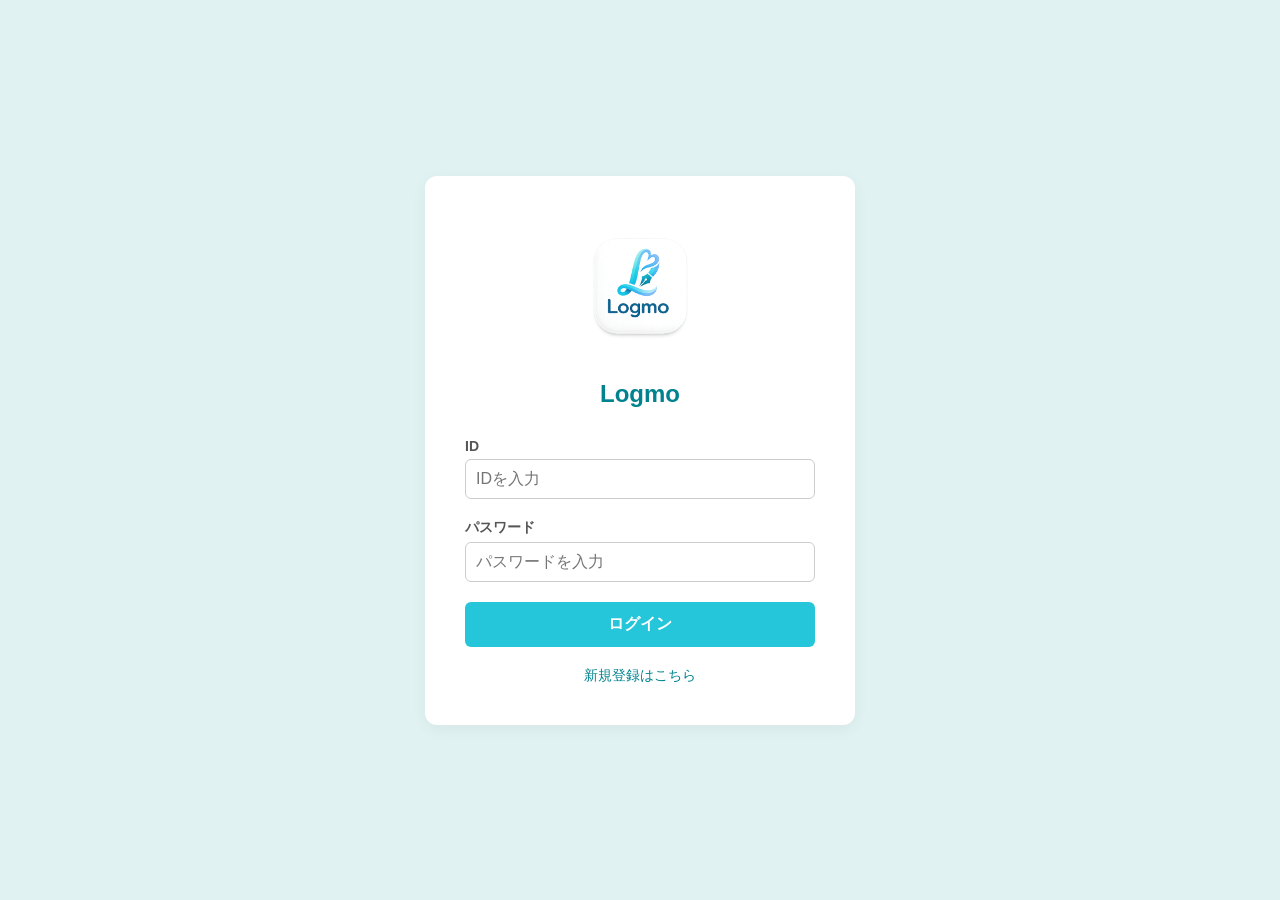
<file: index.html>
<!DOCTYPE html>
<html lang="ja">
<head>
    <meta charset="UTF-8">
    <meta name="viewport" content="width=device-width, initial-scale=1.0">
    <title>ログイン - Logmo</title>
    <link rel="stylesheet" href="css/style.css">
</head>
<body>
    <div class="login-container">
        <div class="logo-area">
            <img src="img/logo.png" alt="アプリのロゴ" class="logo-img">
            <h1 class="app-name">Logmo</h1>
        </div>

        <div id="messageArea" style="display: none; padding: 10px; border-radius: 6px; font-size: 13px; margin-bottom: 15px; text-align: center;"></div>

        <form id="loginForm" class="login-form">
            <div class="input-group">
                <label for="user_id">ID</label>
                <input type="text" id="user_id" name="user_id" placeholder="IDを入力 " required>
            </div>
            
            <div class="input-group">
                <label for="password">パスワード</label>
                <input type="password" id="password" name="password" placeholder="パスワードを入力" required>
            </div>

            <button type="submit" class="login-btn">ログイン</button>
        </form>

        <div class="register-link">
            <a href="register.html">新規登録はこちら</a>
        </div>
    </div>

    <script src="js/login.js" defer></script>
</body>
</html>
</file>
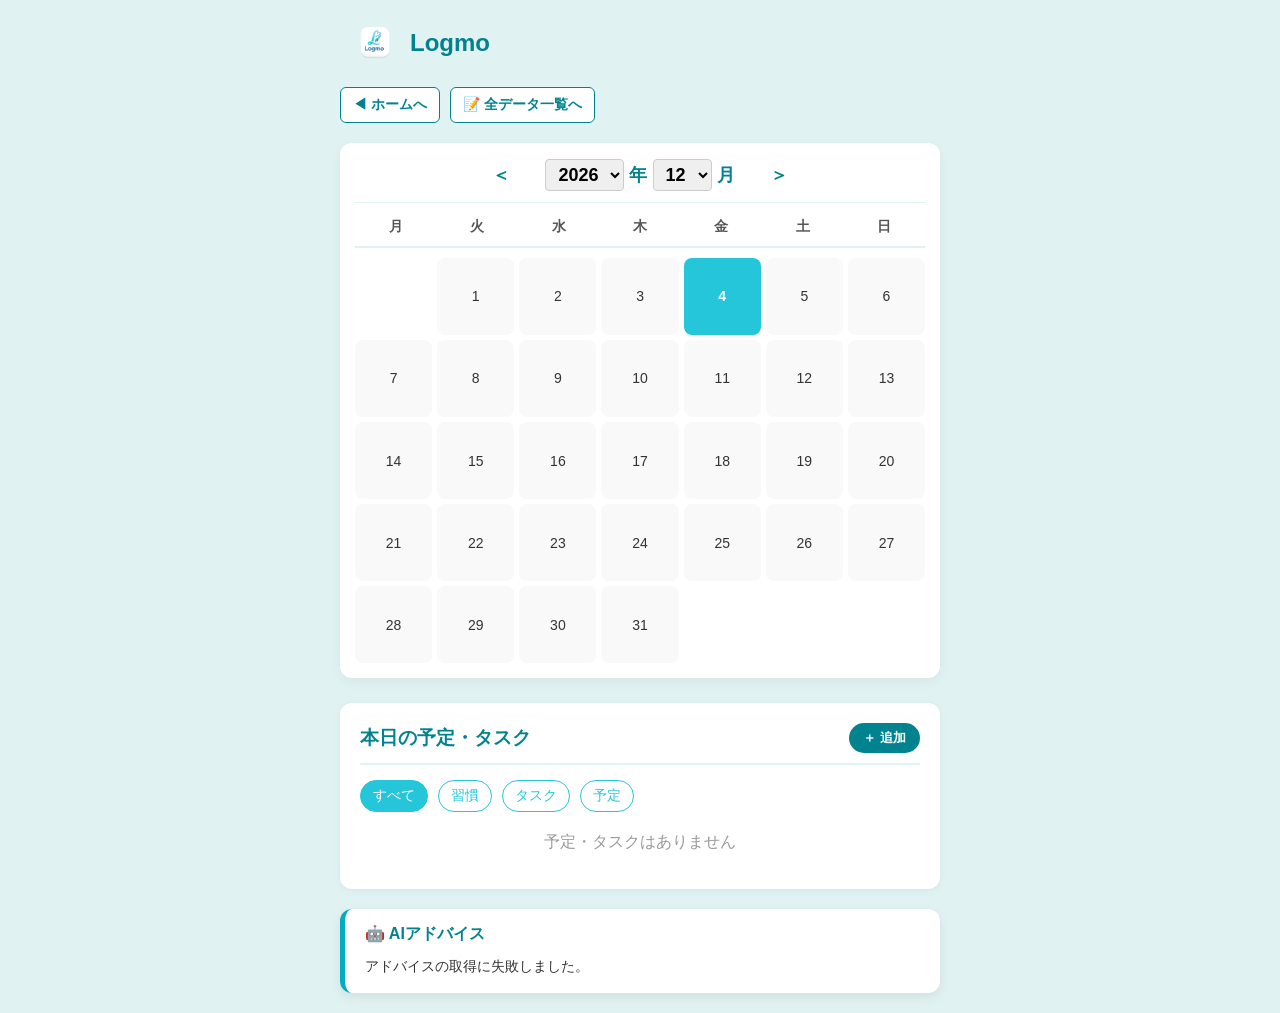
<file: calender.html>
<!DOCTYPE html>
<html lang="ja">
<head>
    <meta charset="UTF-8">
    <meta name="viewport" content="width=device-width, initial-scale=1.0">
    <title>月間カレンダー - Logmo</title>
    <link rel="stylesheet" href="css/calender.css">
    <script src="js/item-actions.js" defer></script>
    <script src="js/calender.js" defer></script>
    <script src="js/modal.js" defer></script>
</head>
<body>
    
    <header class="app-header">
        <img src="img/logo.png" alt="ロゴ" class="logo-img-small">
        <h2>Logmo</h2>
    </header>

    <nav class="page-navigation">
        <div class="nav-links">
            <a href="home.html" class="nav-btn">◀ ホームへ</a>
            <a href="list.html" class="nav-btn">📝 全データ一覧へ</a>
        </div>
    </nav>

    <main class="main-content">
        <div class="monthly-calendar">
            
            <div class="calendar-inside-header">
                <button class="cal-nav-btn" id="prevMonth">＜</button>
                <h3 class="current-month" id="currentMonthText">2026年 6月</h3>
                <button class="cal-nav-btn" id="nextMonth">＞</button>
            </div>
            <div class="weekdays">
                <div>月</div><div>火</div><div>水</div><div>木</div><div>金</div><div class=\"saturday\">土</div><div class=\"sunday\">日</div>
            </div>
            <div class="days-grid" id="daysGrid"></div>
        </div>

        <section class="task-section">
            <div class="section-header">
                <h3 id="selectedDateText">日付を選択してください</h3>
                <button class="add-btn" id="openAddModal">＋ 追加</button>
            </div>
            
            <div class="filter-buttons">
                <button class="filter-btn active" data-type="all">すべて</button>
                <button class="filter-btn" data-type="habit">習慣</button>
                <button class="filter-btn" data-type="task">タスク</button>
                <button class="filter-btn" data-type="schedule">予定</button>
            </div>

            <div id="calendarTaskContainer">
                </div>
        </section>

        <aside class="ai-advice">
            <h4>🤖 AIアドバイス</h4>
            <p id="calendarAiAdvice">日付を選択すると、その日の予定に合わせたアドバイスが表示されます。</p>
        </aside>
    </main>

    <!-- ★モーダルは js/modal.js が home.html と同じ本格的なフォームを自動で挿入します -->

</body>
</html>
</file>
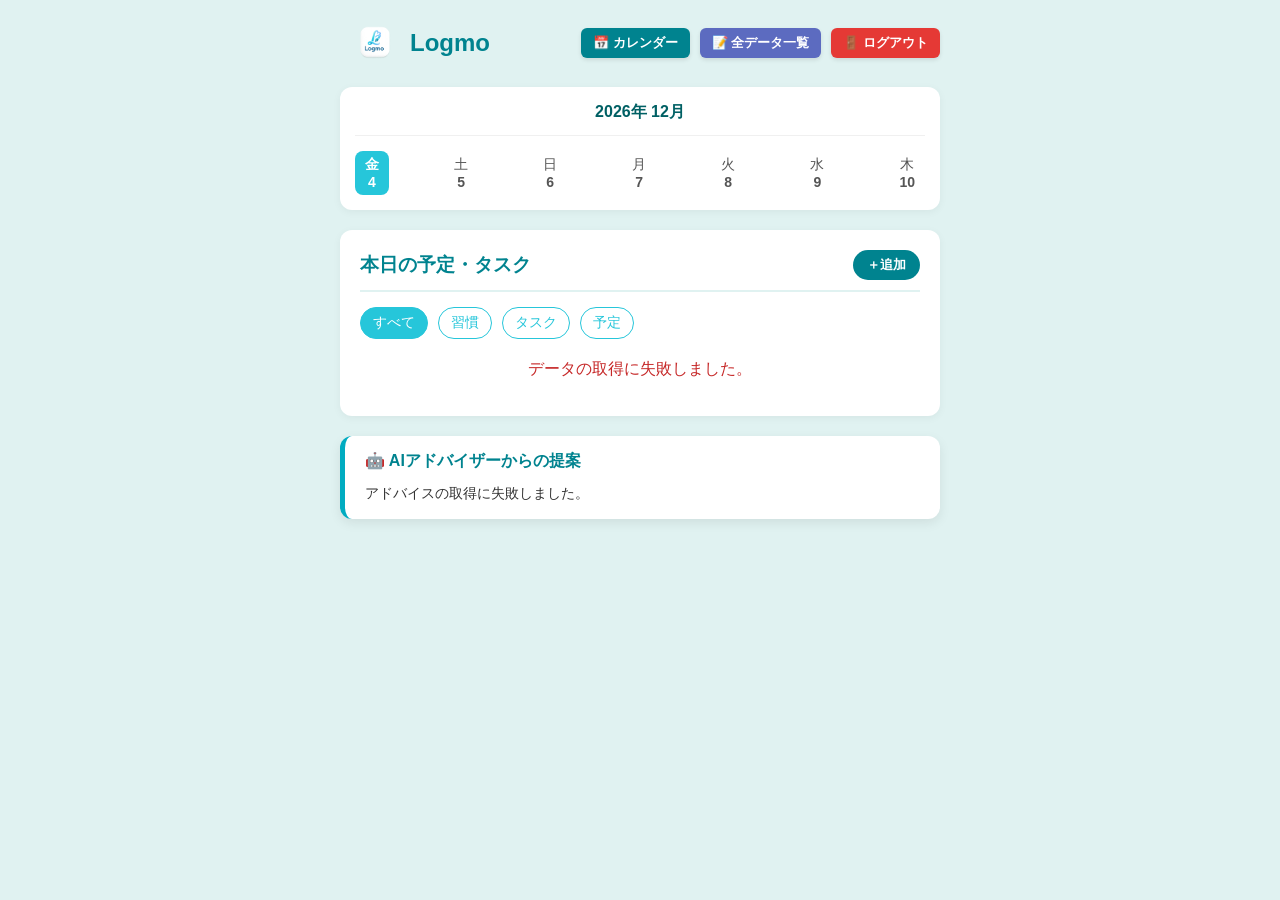
<file: home.html>
<!DOCTYPE html>
<html lang="ja">
<head>
    <meta charset="UTF-8">
    <meta name="viewport" content="width=device-width, initial-scale=1.0">
    <title>ホーム - Logmo</title>
    <link rel="stylesheet" href="css/home.css">
    <script src="js/modal.js" defer></script>
</head>
<body>

    <header class="app-header">
        <img src="img/logo.png" alt="ロゴ" class="logo-img-small">
        <h2>Logmo</h2>
        
        <div class="header-actions">
            <a href="calender.html" class="btn-go-calendar">📅 カレンダー</a>
            <a href="list.html" class="btn-go-list">📝 全データ一覧</a>
            <button id="logoutBtn" class="logout-btn">🚪 ログアウト</button>
        </div>
    </header>

    <div class="weekly-calendar">
        <div class="calendar-header-inside">
            <div id="calendarTitle" class="calendar-title">2026年 6月</div>        </div>
        <div id="weeklyDays" class="weekly-days">
            <div class="day">月</div>
            <div class="day">火</div>
            <div class="day">水</div>
            <div class="day active-day">木</div>
            <div class="day">金</div>
            <div class="day">土</div>
            <div class="day">日</div>
        </div>
    </div>

    <div class="task-section">
        <div class="section-header">
            <h3 id="taskSectionTitle">本日の予定・タスク</h3>
            <button id="openAddModalBtn" class="add-btn">＋追加</button>
        </div>

        <div class="filter-buttons">
            <button class="filter-btn active" data-type="all">すべて</button>
            <button class="filter-btn" data-type="habit">習慣</button>
            <button class="filter-btn" data-type="task">タスク</button>
            <button class="filter-btn" data-type="schedule">予定</button>
        </div>

        <div id="taskContainer">
            <p style="text-align: center; color: #999;">データを読み込み中...</p>
        </div>
    </div>

    <div class="ai-advice">
        <h4>🤖 AIアドバイザーからの提案</h4>
        <p id="aiAdviceArea">今日のデータを読み込み、分析しています...</p>
    </div>

    <script src="js/item-actions.js" defer></script>
    <script src="js/home.js" defer></script>
</body>
</html>
</file>
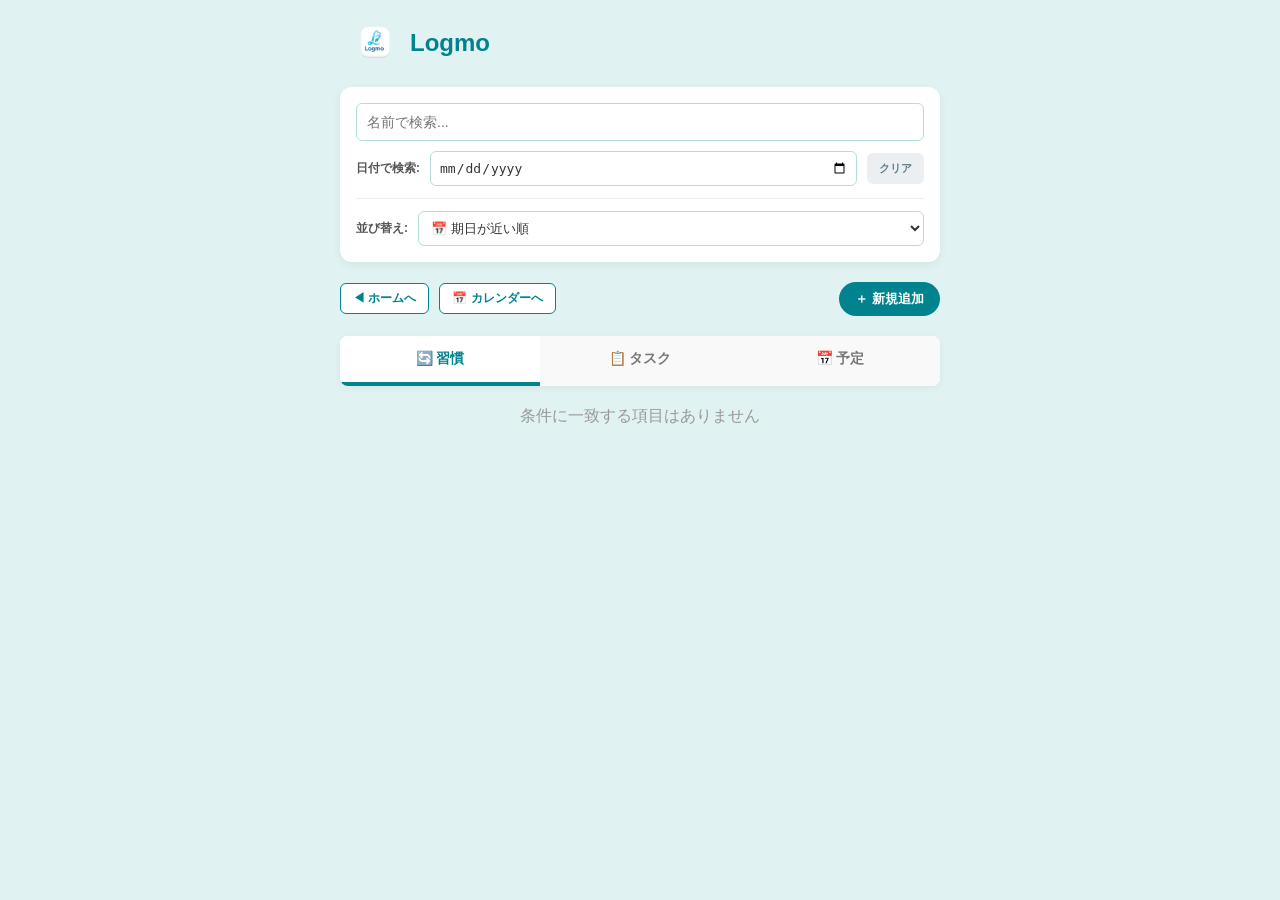
<file: list.html>
<!DOCTYPE html>
<html lang="ja">
<head>
    <meta charset="UTF-8">
    <meta name="viewport" content="width=device-width, initial-scale=1.0">
    <title>全項目一覧 (タブ型) - Logmo</title>
    <link rel="stylesheet" href="css/list.css">
    <script src="js/modal.js" defer></script>
</head>
<body>

    <header class="app-header">
        <img src="img/logo.png" alt="ロゴ" class="logo-img-small">
        <h2>Logmo</h2>
    </header>

    <!-- 🔍 検索・ソートエリア（クラス名ですっきり配置） -->
    <div class="search-sort-container">
        <div class="search-inputs-wrap">
            <input type="text" id="searchName" placeholder="名前で検索..." class="search-input-text">
            <div class="search-date-wrap">
                <span class="search-label">日付で検索:</span>
                <input type="date" id="searchDate" class="search-input-date">
                <button id="clearDateBtn" class="clear-date-btn">クリア</button>
            </div>
        </div>
        <div class="sort-select-wrap">
            <span class="search-label">並び替え:</span>
            <select id="sortOrder" class="sort-select">
                <option value="date_near">📅 期日が近い順</option>
                <option value="date_far">⏳ 期日が遠い順</option>
                <option value="title_asc">🔤 名前順（昇順）</option>
                <option value="title_desc">🔤 名前順（降順）</option>
            </select>
        </div>
    </div>

    <nav class="page-navigation">
        <div class="nav-links">
            <a href="home.html" class="nav-btn">◀ ホームへ</a>
            <a href="calender.html" class="nav-btn">📅 カレンダーへ</a>
        </div>
        <button class="add-new-btn">＋ 新規追加</button>
    </nav>

    <div class="tab-navigation">
        <button class="tab-btn active" data-type="habit">🔄 習慣</button>
        <button class="tab-btn" data-type="task">📋 タスク</button>
        <button class="tab-btn" data-type="schedule">📅 予定</button>
    </div>

    <main class="tab-content" id="tabContent">
        <p style="text-align: center; color: #999;">データを読み込み中...</p>
    </main>

    <script src="js/item-actions.js" defer></script>
    <script src="js/list.js" defer></script>
</body>
</html>
</file>
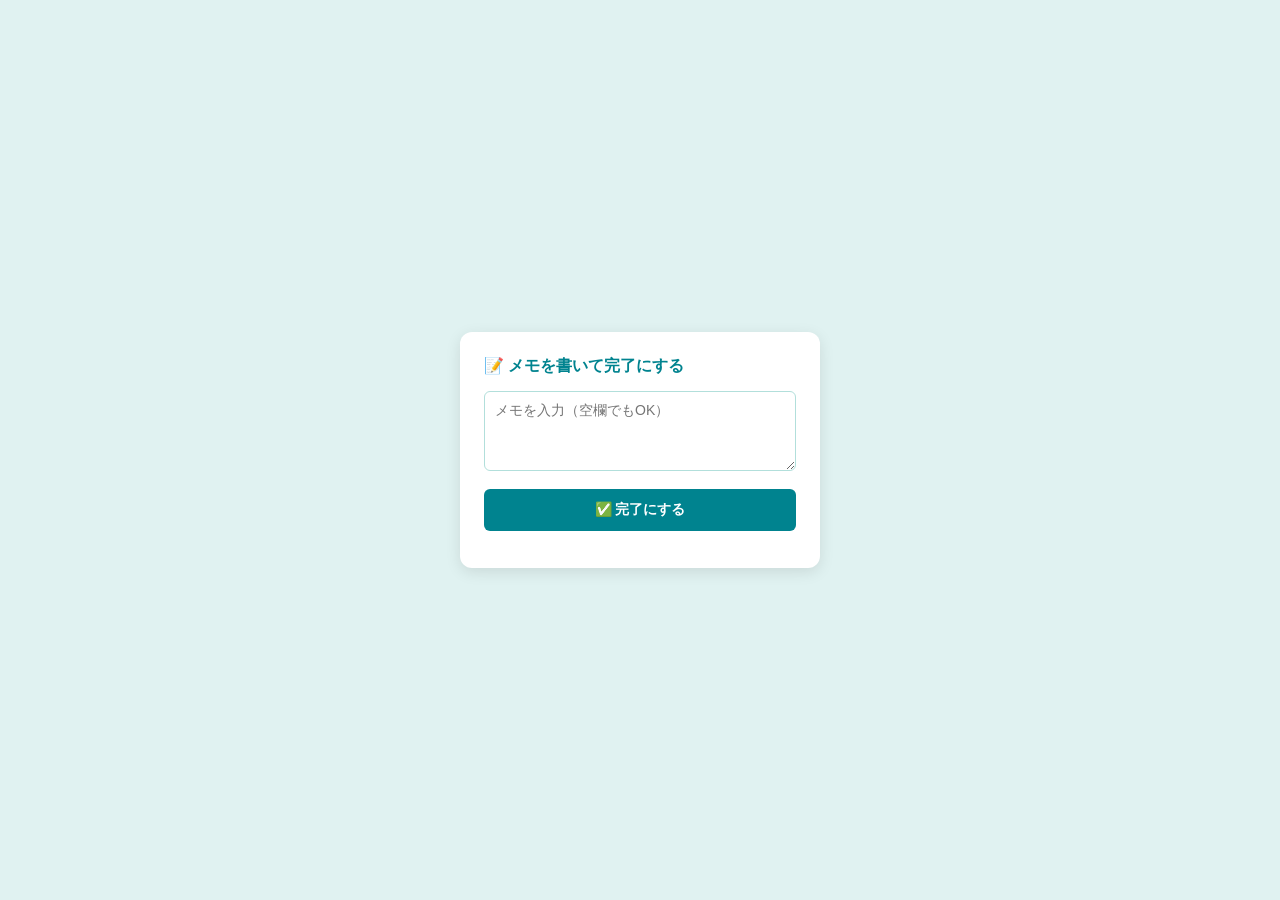
<file: quick_complete.html>
<!DOCTYPE html>
<html lang="ja">
<head>
    <meta charset="UTF-8">
    <meta name="viewport" content="width=device-width, initial-scale=1.0">
    <title>完了・メモ - Logmo</title>
    <style>
        body { font-family: 'Helvetica Neue', Arial, 'Hiragino Kaku Gothic ProN', sans-serif; background:#e0f2f1; display:flex; justify-content:center; align-items:center; height:100vh; margin:0; }
        .box { background:#fff; padding:24px; border-radius:12px; width:90%; max-width:360px; box-shadow:0 4px 15px rgba(0,0,0,.1); box-sizing:border-box; }
        h2 { color:#00838f; margin-top:0; font-size:16px; }
        textarea { width:100%; box-sizing:border-box; padding:10px; border:1px solid #b2dfdb; border-radius:6px; font-size:14px; min-height:80px; font-family:inherit; }
        button { margin-top:14px; width:100%; padding:12px; background:#00838f; color:#fff; border:none; border-radius:6px; font-weight:bold; font-size:14px; cursor:pointer; }
        button:disabled { background:#b0bec5; }
        #status { margin-top:10px; font-size:13px; text-align:center; color:#00838f; }
    </style>
</head>
<body>
    <div class="box">
        <h2>📝 メモを書いて完了にする</h2>
        <textarea id="memoInput" placeholder="メモを入力（空欄でもOK）"></textarea>
        <button id="submitBtn">✅ 完了にする</button>
        <p id="status"></p>
    </div>
    <script src="js/quick_complete.js"></script>
</body>
</html>
</file>
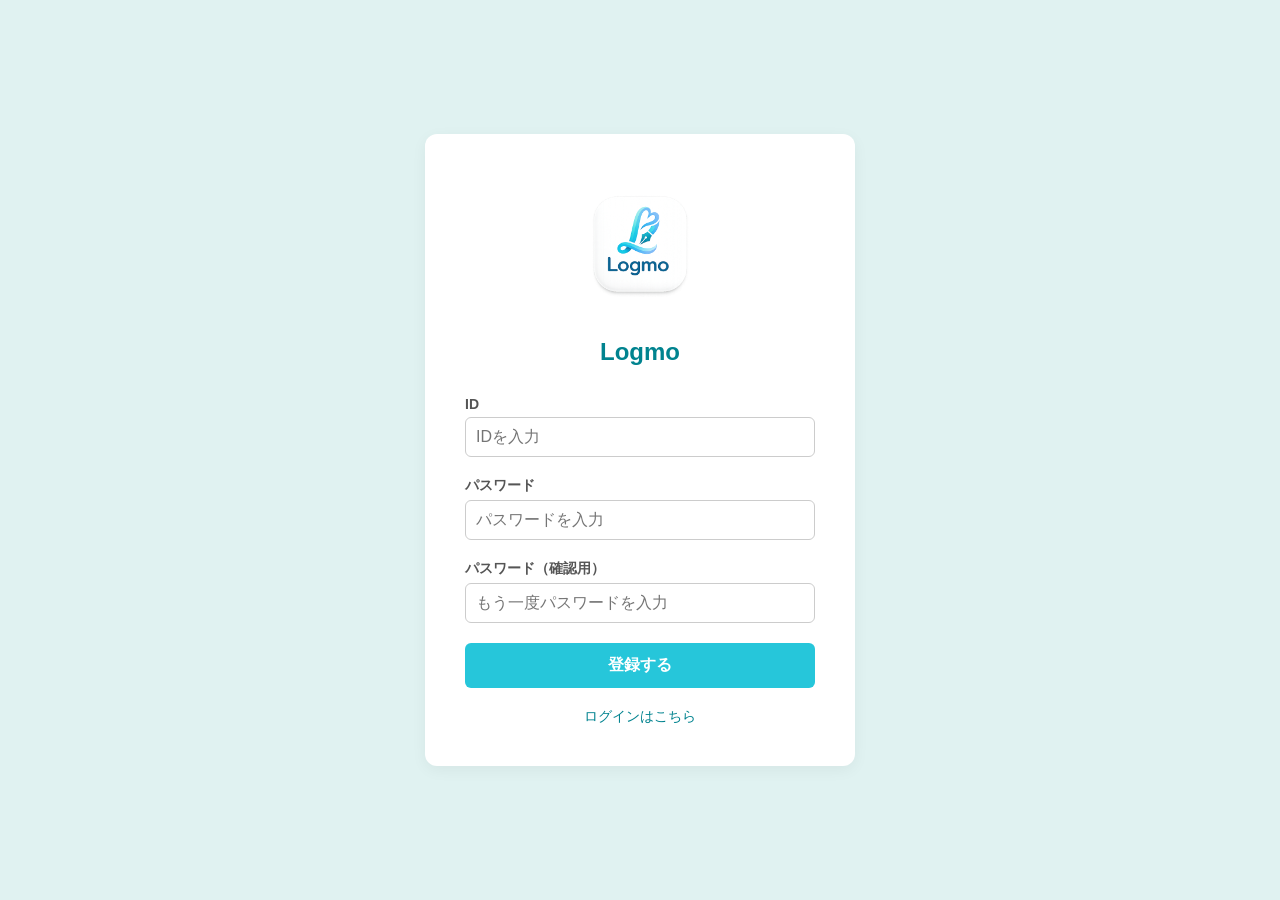
<file: register.html>
<!DOCTYPE html>
<html lang="ja">
<head>
    <meta charset="UTF-8">
    <meta name="viewport" content="width=device-width, initial-scale=1.0">
    <title>新規登録 - Logmo</title>
    <link rel="stylesheet" href="css/style.css">
</head>
<body>
    <div class="login-container">
        <div class="logo-area">
            <img src="img/logo.png" alt="アプリのロゴ" class="logo-img">
            <h1 class="app-name">Logmo</h1>
        </div>

        <div id="errorArea" style="display: none; padding: 10px; border-radius: 6px; font-size: 13px; margin-bottom: 15px; text-align: center; background-color: #ffebee; color: #c62828;"></div>

        <form id="registerForm" class="login-form">
            <div class="input-group">
                <label for="user_id">ID</label>
                <input type="text" id="user_id" name="user_id" placeholder="IDを入力" required>
            </div>

            <div class="input-group">
                <label for="password">パスワード</label>
                <input type="password" id="password" name="password" placeholder="パスワードを入力" required>
            </div>

            <div class="input-group">
                <label for="password_confirm">パスワード（確認用）</label>
                <input type="password" id="password_confirm" name="password_confirm" placeholder="もう一度パスワードを入力" required>
            </div>

            <button type="submit" class="login-btn">登録する</button>
        </form>

        <div class="register-link">
            <a href="index.html">ログインはこちら</a>
        </div>
    </div>

    <script src="js/register.js" defer></script>
</body>
</html>
</file>
<file: css/style.css>
/* 画面全体の設定 */
body {
    background-color: #e0f2f1; /* 薄く落ち着いた水色（ミント系） */
    font-family: 'Helvetica Neue', Arial, 'Hiragino Kaku Gothic ProN', 'Hiragino Sans', Meiryo, sans-serif;
    display: flex;
    justify-content: center;
    align-items: center;
    height: 100vh;
    margin: 0;
    color: #333333;
}

/* ログインの白い枠線 */
.login-container {
    background-color: #ffffff;
    padding: 40px;
    border-radius: 12px;
    box-shadow: 0 4px 15px rgba(0, 0, 0, 0.05);
    width: 100%;
    max-width: 350px;
}

/* ロゴとアプリ名のエリア */
.logo-area {
    text-align: center;
    margin-bottom: 30px;
}

.logo-img {
    width: 250px;
    height: 150px;
    object-fit: contain;
    margin-bottom: 10px;
}

.app-name {
    margin: 0;
    font-size: 24px;
    color: #00838f; /* 少し濃い落ち着いた青緑色 */
}

/* 入力欄のまとまり */
.input-group {
    margin-bottom: 20px;
}

.input-group label {
    display: block;
    margin-bottom: 5px;
    font-size: 14px;
    font-weight: bold;
    color: #555555;
}

.input-group input {
    width: 100%;
    padding: 10px;
    border: 1px solid #cccccc;
    border-radius: 6px;
    box-sizing: border-box; /* 枠線を幅に含める設定 */
    font-size: 16px;
}

/* ログインボタン */
.login-btn {
    width: 100%;
    padding: 12px;
    background-color: #26c6da; /* メインの水色 */
    color: white;
    border: none;
    border-radius: 6px;
    font-size: 16px;
    font-weight: bold;
    cursor: pointer;
    transition: background-color 0.3s;
}

.login-btn:hover {
    background-color: #00acc1; /* マウスを乗せた時に少し濃くする */
}

/* 新規登録リンク */
.register-link {
    text-align: center;
    margin-top: 20px;
    font-size: 14px;
}

.register-link a {
    color: #00838f;
    text-decoration: none;
}

.register-link a:hover {
    text-decoration: underline;
}
</file>
<file: css/calender.css>
/* =========================================
   月間カレンダー専用のCSS (calendar.css)
   ========================================= */

/* 画面全体の基本設定 */
body {
    background-color: #e0f2f1;
    font-family: 'Helvetica Neue', Arial, 'Hiragino Kaku Gothic ProN', 'Hiragino Sans', Meiryo, sans-serif;
    color: #333333;
    padding: 20px;
    max-width: 600px;
    margin: 0 auto;
}

.app-header {
    display: flex;
    align-items: center;
    margin-bottom: 20px;
}

.logo-img-small {
    width: 70px;
    height: auto;
}

.app-header h2 {
    margin: 0;
    color: #00838f;
}

/* =========================================
   カレンダーの操作エリア・本体
   ========================================= */

.back-btn:hover { background-color: #e0f7fa; }

.current-month {
    margin: 0;
    font-size: 18px;
    color: #006064;
}

.nav-btn:hover { color: #00acc1; }

.monthly-calendar {
    background-color: #ffffff;
    border-radius: 12px;
    padding: 15px;
    box-shadow: 0 4px 12px rgba(0, 0, 0, 0.05);
    margin-bottom: 25px;
}

.weekdays {
    display: grid;
    grid-template-columns: repeat(7, 1fr);
    text-align: center;
    font-weight: bold;
    font-size: 14px;
    color: #555555;
    margin-bottom: 10px;
    border-bottom: 2px solid #e0f2f1;
    padding-bottom: 10px;
}

.days-grid {
    display: grid;
    grid-template-columns: repeat(7, 1fr);
    gap: 5px;
}

.day-cell {
    aspect-ratio: 1 / 1;
    display: flex;
    flex-direction: column;
    justify-content: center;
    align-items: center;
    gap: 3px;
    border-radius: 8px;
    font-size: 14px;
    color: #333333;
    background-color: #f9f9f9;
    cursor: pointer;
    transition: background-color 0.2s;
}

.day-cell .day-num {
    line-height: 1;
}

.day-cell:hover { background-color: #e0f7fa; }

/* 今日の日付と選択中の日付 */
.day-cell.today {
    background-color: #26c6da;
    color: #ffffff;
    font-weight: bold;
}

.day-cell.selected-day {
    border: 2px solid #00838f;
    background-color: #e0f7fa;
    font-weight: bold;
}

.day-cell.today.selected-day {
    border: 2px solid #006064;
}

/* ★その日の項目（習慣・タスク・予定）を示す色分けマーク */
.day-marks {
    display: flex;
    gap: 3px;
}

.day-marks .mark {
    width: 5px;
    height: 5px;
    border-radius: 50%;
    display: inline-block;
}

.mark-habit { background-color: #26c6da; }   /* 習慣＝水色 */
.mark-task { background-color: #ffb74d; }    /* タスク＝オレンジ */
.mark-schedule { background-color: #ab47bc; } /* 予定＝紫 */

/* 今日／選択中セルの上でもマークが見えるように白縁をつける */
.day-cell.today .mark,
.day-cell.selected-day .mark {
    box-shadow: 0 0 0 1px rgba(255, 255, 255, 0.8);
}

.saturday { color: #1e88e5; }
.sunday { color: #e53935; }
.empty { background-color: transparent; cursor: default; }

/* =========================================
   タスクリスト (home.cssと共通)
   ========================================= */
.task-section {
    background-color: #ffffff;
    padding: 20px;
    border-radius: 12px;
    box-shadow: 0 2px 8px rgba(0, 0, 0, 0.05);
    margin-bottom: 20px;
}

.section-header {
    display: flex;
    justify-content: space-between;
    align-items: center;
    border-bottom: 2px solid #e0f2f1;
    padding-bottom: 10px;
    margin-bottom: 15px;
}

.section-header h3 {
    margin: 0;
    color: #00838f;
}

.add-btn {
    background-color: #00838f;
    color: #ffffff;
    border: none;
    padding: 6px 14px;
    border-radius: 20px;
    font-size: 13px;
    font-weight: bold;
    cursor: pointer;
    transition: background-color 0.2s;
}

.add-btn:hover { background-color: #006064; }

.filter-buttons {
    display: flex;
    gap: 10px;
    margin-bottom: 20px;
}

.filter-btn {
    padding: 6px 12px;
    border: 1px solid #26c6da;
    background-color: #ffffff;
    color: #26c6da;
    border-radius: 20px;
    font-size: 14px;
    cursor: pointer;
}

.filter-btn.active {
    background-color: #26c6da;
    color: #ffffff;
}

.task-item {
    display: flex;
    justify-content: space-between;
    align-items: center;
    padding: 12px 0;
    border-bottom: 1px solid #f0f0f0;
}

.task-left {
    display: flex;
    align-items: center;
}

.task-actions {
    display: flex;
    gap: 5px;
}

/* ★完了・変更・削除ボタンのエリア（task-item右側） */
.task-actions-right {
    display: flex;
    gap: 6px;
    flex-shrink: 0;
}

.control-btn {
    padding: 6px 10px;
    font-size: 11px;
    font-weight: bold;
    border-radius: 6px;
    cursor: pointer;
    white-space: nowrap;
    transition: background-color 0.2s;
}

.btn-complete {
    background-color: #ffffff;
    color: #2e7d32;
    border: 1px solid #81c784;
}
.btn-complete:hover { background-color: #e8f5e9; }

.btn-revert {
    background-color: #ffffff;
    color: #757575;
    border: 1px solid #bdbdbd;
}
.btn-revert:hover { background-color: #f5f5f5; }

.btn-edit {
    background-color: #ffffff;
    color: #e65100;
    border: 1px solid #ffb74d;
}
.btn-edit:hover { background-color: #fff3e0; }

.btn-delete {
    background-color: #ffffff;
    color: #c62828;
    border: 1px solid #ef9a9a;
}
.btn-delete:hover { background-color: #ffebee; }

.action-btn {
    padding: 4px 8px;
    font-size: 11px;
    font-weight: bold;
    border-radius: 4px;
    cursor: pointer;
    transition: all 0.2s;
}

.btn-success { background-color: #e8f5e9; color: #2e7d32; border: 1px solid #2e7d32; }
.btn-cancel { background-color: #ffebee; color: #c62828; border: 1px solid #c62828; }
.btn-detail { background-color: #f5f5f5; color: #616161; border: 1px solid #9e9e9e; }

/* =========================================
   AIアドバイス (home.cssと共通)
   ========================================= */
.ai-advice {
    background-color: #ffffff;
    border-left: 5px solid #00acc1;
    padding: 15px 20px;
    border-radius: 12px;
    box-shadow: 0 4px 12px rgba(0, 0, 0, 0.08);
}

.ai-advice h4 { margin-top: 0; margin-bottom: 10px; color: #00838f; }
.ai-advice p { margin: 0; font-size: 14px; line-height: 1.6; color: #333333; }

/* =========================================
   ダイアログ (home.cssと共通)
   ========================================= */
.modal-overlay {
    position: fixed;
    top: 0; left: 0; width: 100%; height: 100%;
    background-color: rgba(0, 0, 0, 0.5);
    display: flex;
    justify-content: center; align-items: center;
    z-index: 1000;
}

.modal-content {
    background-color: #ffffff;
    width: 90%; max-width: 400px;
    border-radius: 12px;
    padding: 20px;
    box-shadow: 0 4px 20px rgba(0, 0, 0, 0.15);
}

.modal-title { margin-top: 0; color: #00838f; text-align: center; margin-bottom: 20px; }
.form-group { margin-bottom: 15px; }
.form-group label { display: block; font-size: 13px; font-weight: bold; color: #555555; margin-bottom: 8px; }

.type-selector { display: flex; gap: 10px; }
.type-btn {
    flex: 1; padding: 8px 0; border: 1px solid #26c6da;
    background-color: #ffffff; color: #26c6da; border-radius: 6px; font-size: 14px; cursor: pointer;
}
.type-btn.active { background-color: #26c6da; color: #ffffff; }

.input-text, .input-select, .input-date {
    width: 100%; padding: 10px; border: 1px solid #cccccc; border-radius: 6px; font-size: 14px; box-sizing: border-box;
}
.date-inputs { display: flex; align-items: center; gap: 10px; }

.modal-actions { display: flex; justify-content: flex-end; gap: 10px; margin-top: 25px; }
.modal-btn { padding: 10px 16px; border-radius: 6px; font-weight: bold; cursor: pointer; border: none; }
.modal-btn.btn-cancel { background-color: #f5f5f5; color: #616161; }
.modal-btn.btn-save { background-color: #00838f; color: #ffffff; }

/* =========================================
   ナビゲーション (list.cssと同じデザイン)
   ========================================= */
.page-navigation {
    display: flex;
    justify-content: flex-start; /* 左寄せ */
    align-items: center;
    margin-bottom: 20px;
}

.nav-links {
    display: flex;
    gap: 10px;
}

/* リンクボタンのデザイン */
.nav-links .nav-btn {
    padding: 8px 12px;
    background-color: #ffffff;
    color: #00838f;
    text-decoration: none;
    border: 1px solid #00838f;
    border-radius: 6px;
    font-size: 14px;
    font-weight: bold;
    transition: background-color 0.2s;
}

.nav-links .nav-btn:hover {
    background-color: #e0f2f1;
}

/* カレンダーの矢印ボタン（クラス名変更に伴う修正） */
.cal-nav-btn {
    background-color: transparent;
    border: none;
    color: #00838f;
    font-size: 18px;
    font-weight: bold;
    cursor: pointer;
    padding: 0 10px;
}

/* =========================================
   ナビゲーション (list.cssと同じ独立スタイル)
   ========================================= */
.page-navigation {
    display: flex;
    justify-content: flex-start;
    align-items: center;
    margin-bottom: 20px;
}

.nav-links {
    display: flex;
    gap: 10px;
}

.nav-links .nav-btn {
    padding: 8px 12px;
    background-color: #ffffff;
    color: #00838f;
    text-decoration: none;
    border: 1px solid #00838f;
    border-radius: 6px;
    font-size: 14px;
    font-weight: bold;
    transition: background-color 0.2s;
}

.nav-links .nav-btn:hover {
    background-color: #e0f2f1;
}

/* =========================================
   月のカレンダーの中に埋め込んだヘッダーのデザイン
   ========================================= */
.calendar-inside-header {
    display: flex;
    justify-content: center; /* 中央寄せ */
    align-items: center;
    gap: 20px;
    margin-bottom: 15px;
    padding-bottom: 10px;
    border-bottom: 1px solid #e0f2f1; /* 曜日との間にうっすら仕切り線 */
}

.calendar-inside-header .current-month {
    margin: 0;
    color: #00838f;
    font-size: 18px;
    font-weight: bold;
}

/* カレンダー専用の切り替え矢印ボタン */
.cal-nav-btn {
    background-color: transparent;
    border: none;
    color: #00838f;
    font-size: 18px;
    font-weight: bold;
    cursor: pointer;
    padding: 5px 15px;
    border-radius: 4px;
    transition: background-color 0.2s;
}

.cal-nav-btn:hover {
    background-color: #e0f2f1;
}
</file>
<file: css/home.css>
/* =========================================
   ホーム画面専用のCSS (home.css)
   ========================================= */

/* -----------------------------------------
   1. 🌍 全体設定 (Base)
   ----------------------------------------- */
body {
    background-color: #e0f2f1;
    font-family: 'Helvetica Neue', Arial, 'Hiragino Kaku Gothic ProN', 'Hiragino Sans', Meiryo, sans-serif;
    color: #333333;
    padding: 20px;
    max-width: 600px;
    margin: 0 auto;
}

/* -----------------------------------------
   2. 🏗️ ヘッダー関連 (Header & Actions)
   ----------------------------------------- */
.app-header {
    display: flex;
    align-items: center;
    margin-bottom: 20px;
}

.logo-img-small {
    width: 70px;
    height: auto;
}

.app-header h2 {
    margin: 0;
    color: #00838f;
}

/* 右上のボタン群エリア */
.header-actions {
    margin-left: auto;
    display: flex;
    gap: 10px;
    align-items: center;
}

/* カレンダー・全データ一覧への移動ボタン */
.btn-go-list, .btn-go-calendar {
    display: inline-block;
    padding: 6px 12px;
    color: #ffffff;
    text-decoration: none;
    border-radius: 6px;
    font-size: 13px;
    font-weight: bold;
    box-shadow: 0 2px 4px rgba(0, 0, 0, 0.1);
    transition: background-color 0.2s, transform 0.1s;
}

.btn-go-list {
    background-color: #5c6bc0;
}
.btn-go-list:hover {
    background-color: #3f51b5;
}

.btn-go-calendar {
    background-color: #00838f;
}
.btn-go-calendar:hover {
    background-color: #006064;
}

.btn-go-list:active, .btn-go-calendar:active {
    transform: scale(0.96);
}

/* ログアウトボタン */
.logout-btn {
    padding: 6px 12px;
    background-color: #e53935;
    color: #ffffff;
    border: none;
    border-radius: 6px;
    font-size: 13px;
    font-weight: bold;
    cursor: pointer;
    box-shadow: 0 2px 4px rgba(0, 0, 0, 0.1);
    transition: background-color 0.2s, transform 0.1s;
}

.logout-btn:hover {
    background-color: #c62828;
}

.logout-btn:active {
    transform: scale(0.96);
}

/* -----------------------------------------
   3. 📅 週間カレンダー (Weekly Calendar)
   ----------------------------------------- */
.weekly-calendar {
    display: flex;
    flex-direction: column;
    background-color: #ffffff;
    padding: 15px;
    border-radius: 12px;
    margin-bottom: 20px;
    box-shadow: 0 2px 8px rgba(0, 0, 0, 0.05);
}

.calendar-header-inside {
    display: flex;
    justify-content: center;
    align-items: center;
    margin-bottom: 15px;
    border-bottom: 1px solid #f0f0f0;
    padding-bottom: 12px;
}

.calendar-title {
    font-size: 16px;
    font-weight: bold;
    color: #006064;
}

.weekly-days {
    display: flex;
    justify-content: space-between;
    width: 100%;
}

.day {
    text-align: center;
    font-size: 14px;
    padding: 5px 10px;
    border-radius: 8px;
    color: #555555;
    cursor: pointer;
    transition: background-color 0.2s;
}

.day:hover {
    background-color: #b2ebf2;
}

.active-day {
    background-color: #26c6da;
    color: #ffffff;
    font-weight: bold;
}

/* -----------------------------------------
   4. 📋 タスク一覧・フィルター (Task Section & Items)
   ----------------------------------------- */
.task-section {
    background-color: #ffffff;
    padding: 20px;
    border-radius: 12px;
    box-shadow: 0 2px 8px rgba(0, 0, 0, 0.05);
    margin-bottom: 20px;
}

.section-header {
    display: flex;
    justify-content: space-between;
    align-items: center;
    border-bottom: 2px solid #e0f2f1;
    padding-bottom: 10px;
    margin-bottom: 15px;
}

.section-header h3 {
    margin: 0;
    color: #00838f;
    border-bottom: none;
    padding-bottom: 0;
}

.add-btn {
    background-color: #00838f;
    color: #ffffff;
    border: none;
    padding: 6px 14px;
    border-radius: 20px;
    font-size: 13px;
    font-weight: bold;
    cursor: pointer;
    transition: background-color 0.2s;
}

.add-btn:hover {
    background-color: #006064;
}

/* フィルターボタン */
.filter-buttons {
    display: flex;
    gap: 10px;
    margin-bottom: 20px;
}

.filter-btn {
    padding: 6px 12px;
    border: 1px solid #26c6da;
    background-color: #ffffff;
    color: #26c6da;
    border-radius: 20px;
    font-size: 14px;
    cursor: pointer;
    transition: all 0.3s;
}

.filter-btn:hover {
    background-color: #e0f7fa;
}

.filter-btn.active {
    background-color: #26c6da;
    color: #ffffff;
}

/* リスト項目の1行 */
.task-item {
    display: flex;
    justify-content: space-between;
    align-items: center;
    padding: 12px 0;
    border-bottom: 1px solid #f0f0f0;
}

.task-left {
    display: flex;
    align-items: center;
}

.task-left input[type="checkbox"],
.task-item input[type="checkbox"] {
    margin-right: 10px;
    transform: scale(1.5);
    cursor: pointer;
}

.task-actions {
    display: flex;
    gap: 5px;
}

/* ★完了・変更・削除ボタンのエリア（task-item右側） */
.task-actions-right {
    display: flex;
    gap: 6px;
    flex-shrink: 0;
}

.control-btn {
    padding: 6px 10px;
    font-size: 11px;
    font-weight: bold;
    border-radius: 6px;
    cursor: pointer;
    white-space: nowrap;
    transition: background-color 0.2s;
}

.btn-complete {
    background-color: #ffffff;
    color: #2e7d32;
    border: 1px solid #81c784;
}
.btn-complete:hover { background-color: #e8f5e9; }

.btn-revert {
    background-color: #ffffff;
    color: #757575;
    border: 1px solid #bdbdbd;
}
.btn-revert:hover { background-color: #f5f5f5; }

.btn-edit {
    background-color: #ffffff;
    color: #e65100;
    border: 1px solid #ffb74d;
}
.btn-edit:hover { background-color: #fff3e0; }

.btn-delete {
    background-color: #ffffff;
    color: #c62828;
    border: 1px solid #ef9a9a;
}
.btn-delete:hover { background-color: #ffebee; }

.action-btn {
    padding: 8px 14px;
    font-size: 15px;
    font-weight: bold;
    border-radius: 4px;
    cursor: pointer;
    transition: all 0.2s;
}

.btn-success { background-color: #e8f5e9; color: #2e7d32; border: 1px solid #2e7d32; }
.btn-success:hover { background-color: #c8e6c9; }

.btn-cancel { background-color: #ffebee; color: #c62828; border: 1px solid #c62828; }
.btn-cancel:hover { background-color: #ffcdd2; }

.btn-detail { background-color: #f5f5f5; color: #616161; border: 1px solid #9e9e9e; }
.btn-detail:hover { background-color: #e0e0e0; }

/* -----------------------------------------
   5. 🤖 AIアドバイス (AI Advice)
   ----------------------------------------- */
.ai-advice {
    background-color: #ffffff;
    border-left: 5px solid #00acc1;
    padding: 15px 20px;
    border-radius: 12px;
    box-shadow: 0 4px 12px rgba(0, 0, 0, 0.08);
}

.ai-advice h4 {
    margin-top: 0;
    margin-bottom: 10px;
    color: #00838f;
}

.ai-advice p {
    margin: 0;
    font-size: 14px;
    line-height: 1.6;
    color: #333333;
}

/* -----------------------------------------
   6. 🪟 モーダル・ポップアップ (Add Modal)
   ----------------------------------------- */
.modal-overlay {
    position: fixed;
    top: 0; left: 0; width: 100%; height: 100%;
    background-color: rgba(0, 0, 0, 0.5);
    display: flex;
    justify-content: center;
    align-items: center;
    z-index: 1000;
}

.modal-content {
    background-color: #ffffff;
    width: 90%;
    max-width: 400px;
    border-radius: 12px;
    padding: 20px;
    box-shadow: 0 4px 20px rgba(0, 0, 0, 0.15);
}

.modal-title {
    margin-top: 0;
    color: #00838f;
    text-align: center;
    margin-bottom: 20px;
}

.form-group {
    margin-bottom: 15px;
}

.form-group label {
    display: block;
    font-size: 13px;
    font-weight: bold;
    color: #555555;
    margin-bottom: 8px;
}

.type-selector {
    display: flex;
    gap: 10px;
}

.type-btn {
    flex: 1;
    padding: 8px 0;
    border: 1px solid #26c6da;
    background-color: #ffffff;
    color: #26c6da;
    border-radius: 6px;
    font-size: 14px;
    cursor: pointer;
}

.type-btn.active {
    background-color: #26c6da;
    color: #ffffff;
}

.input-text, .input-date {
    width: 100%;
    padding: 10px;
    border: 1px solid #cccccc;
    border-radius: 6px;
    font-size: 14px;
    box-sizing: border-box;
}

.date-inputs {
    display: flex;
    align-items: center;
    gap: 10px;
}

.modal-actions {
    display: flex;
    justify-content: flex-end;
    gap: 10px;
    margin-top: 25px;
}

.modal-btn {
    padding: 10px 16px;
    border-radius: 6px;
    font-weight: bold;
    cursor: pointer;
    border: none;
}

.modal-btn.btn-cancel {
    background-color: #f5f5f5;
    color: #616161;
}

.modal-btn.btn-save {
    background-color: #00838f;
    color: #ffffff;
}
</file>
<file: css/list.css>
/* =========================================
   全項目一覧 (タブ型) 専用CSS
   ========================================= */

/* 画面全体の基本設定 */
body {
    background-color: #e0f2f1;
    font-family: 'Helvetica Neue', Arial, 'Hiragino Kaku Gothic ProN', 'Hiragino Sans', Meiryo, sans-serif;
    color: #333333;
    padding: 20px;
    max-width: 600px; /* スマホやタブレットで見やすい幅に制限 */
    margin: 0 auto;
}

/* アプリヘッダー */
.app-header {
    display: flex;
    align-items: center;
    margin-bottom: 20px;
}

.logo-img-small {
    width: 70px;
    height: auto;
}

.app-header h2 {
    margin: 0;
    color: #00838f;
}

/* ページナビゲーションと追加ボタン */
.page-navigation {
    display: flex;
    justify-content: space-between;
    align-items: center;
    margin-bottom: 20px;
}

.nav-links {
    display: flex;
    gap: 10px;
}

.nav-btn {
    display: inline-block;
    padding: 6px 12px;
    background-color: #ffffff;
    color: #00838f;
    text-decoration: none;
    border: 1px solid #00838f;
    border-radius: 6px;
    font-size: 12px;
    font-weight: bold;
    transition: background-color 0.2s;
}

.nav-btn:hover { background-color: #e0f7fa; }

.add-new-btn {
    background-color: #00838f;
    color: #ffffff;
    border: none;
    padding: 8px 16px;
    border-radius: 20px;
    font-size: 13px;
    font-weight: bold;
    cursor: pointer;
    transition: background-color 0.2s;
}

.add-new-btn:hover { background-color: #006064; }

/* =========================================
   タブナビゲーションのデザイン
   ========================================= */
.tab-navigation {
    display: flex;
    margin-bottom: 20px;
    background-color: #ffffff;
    border-radius: 8px;
    overflow: hidden;
    box-shadow: 0 2px 8px rgba(0,0,0,0.05);
}

.tab-btn {
    flex: 1;
    padding: 14px 0;
    text-align: center;
    font-size: 14px;
    font-weight: bold;
    color: #777777;
    background-color: #f9f9f9;
    border: none;
    border-bottom: 4px solid transparent;
    cursor: pointer;
    transition: all 0.2s;
}

.tab-btn:hover {
    background-color: #f0f0f0;
}

/* 選択中のタブ */
.tab-btn.active {
    background-color: #ffffff;
    color: #00838f;
    border-bottom: 4px solid #00838f;
}

/* =========================================
   各カードのデザイン
   ========================================= */
.item-card {
    background-color: #ffffff;
    border-radius: 12px;
    padding: 16px;
    margin-bottom: 15px;
    box-shadow: 0 3px 10px rgba(0,0,0,0.08);
    border-left: 6px solid #ccc; /* 基本の左線（ジャンルで色を変える） */
}

/* ジャンルごとのアクセントカラー */
.card-habit { border-left-color: #26c6da; } /* 習慣は水色 */
.card-task  { border-left-color: #ffb74d; } /* タスクはオレンジ */
.card-schedule { border-left-color: #ab47bc; } /* 予定は紫 */

/* カードの見出しエリア */
.card-header {
    display: flex;
    justify-content: space-between;
    align-items: center;
    margin-bottom: 8px;
}

.item-title {
    font-weight: bold;
    font-size: 16px;
    color: #006064;
}

/* ステータスバッジ */
.status-badge {
    font-size: 11px;
    padding: 3px 8px;
    border-radius: 12px;
    font-weight: bold;
}
.status-ongoing { background-color: #e8f5e9; color: #2e7d32; }
.status-todo { background-color: #fff3e0; color: #ef6c00; }
.status-done { background-color: #e3f2fd; color: #1565c0; }

/* 習慣の継続日数 */
.streak-info {
    font-size: 12px;
    color: #ff6f00;
    font-weight: bold;
    margin-bottom: 12px;
}

/* 詳細のテキスト */
.detail-info {
    font-size: 13px;
    line-height: 1.6;
    color: #555555;
    margin-bottom: 16px;
    background-color: #fafafa;
    padding: 10px;
    border-radius: 6px;
}

.detail-label {
    font-weight: bold;
    color: #00838f;
    display: inline-block;
    width: 45px;
}

/* 変更・削除ボタンのエリア */
.card-actions {
    display: flex;
    justify-content: flex-end;
    gap: 10px;
    border-top: 1px solid #eeeeee;
    padding-top: 12px;
}

.control-btn {
    padding: 8px 16px;
    font-size: 12px;
    font-weight: bold;
    border-radius: 6px;
    cursor: pointer;
    transition: background-color 0.2s;
}

/* 完了ボタン */
.btn-complete {
    background-color: #ffffff;
    color: #2e7d32;
    border: 1px solid #81c784;
}
.btn-complete:hover { background-color: #e8f5e9; }

/* 完了を取り消す（戻す）ボタン */
.btn-revert {
    background-color: #ffffff;
    color: #757575;
    border: 1px solid #bdbdbd;
}
.btn-revert:hover { background-color: #f5f5f5; }

/* 変更ボタン */
.btn-edit {
    background-color: #ffffff;
    color: #e65100;
    border: 1px solid #ffb74d;
}
.btn-edit:hover { background-color: #fff3e0; }

/* 削除ボタン */
.btn-delete {
    background-color: #ffffff;
    color: #c62828;
    border: 1px solid #ef9a9a;
}
.btn-delete:hover { background-color: #ffebee; }

/* =========================================
   検索・ソートエリア専用CSS
   ========================================= */
.search-sort-container {
    background-color: #ffffff;
    padding: 16px;
    border-radius: 12px;
    margin-bottom: 20px;
    box-shadow: 0 3px 10px rgba(0,0,0,0.06);
}

.search-inputs-wrap {
    margin-bottom: 12px;
}

.search-input-text {
    width: 100%;
    padding: 10px;
    border: 1px solid #b2dfdb;
    border-radius: 6px;
    font-size: 14px;
    box-sizing: border-box;
    margin-bottom: 10px;
    transition: border-color 0.2s;
}

.search-input-text:focus,
.search-input-date:focus,
.sort-select:focus {
    border-color: #00838f;
    outline: none;
}

.search-date-wrap {
    display: flex;
    align-items: center;
    gap: 10px;
}

.search-label {
    font-size: 12px;
    font-weight: bold;
    color: #555555;
    white-space: nowrap; /* スマホで文字が折り返さないように保護 */
}

.search-input-date {
    flex: 1;
    padding: 8px;
    border: 1px solid #b2dfdb;
    border-radius: 6px;
    font-size: 13px;
    color: #333333;
}

.clear-date-btn {
    padding: 8px 12px;
    font-size: 11px;
    font-weight: bold;
    background-color: #eceff1;
    color: #607d8b;
    border: none;
    border-radius: 6px;
    cursor: pointer;
    transition: background-color 0.2s;
}

.clear-date-btn:hover {
    background-color: #cfd8dc;
}

.sort-select-wrap {
    display: flex;
    align-items: center;
    gap: 10px;
    border-top: 1px solid #eceff1;
    padding-top: 12px;
}

.sort-select {
    flex: 1;
    padding: 8px;
    border: 1px solid #b2dfdb;
    border-radius: 6px;
    background-color: #ffffff;
    font-size: 13px;
    color: #333333;
    cursor: pointer;
}
</file>
